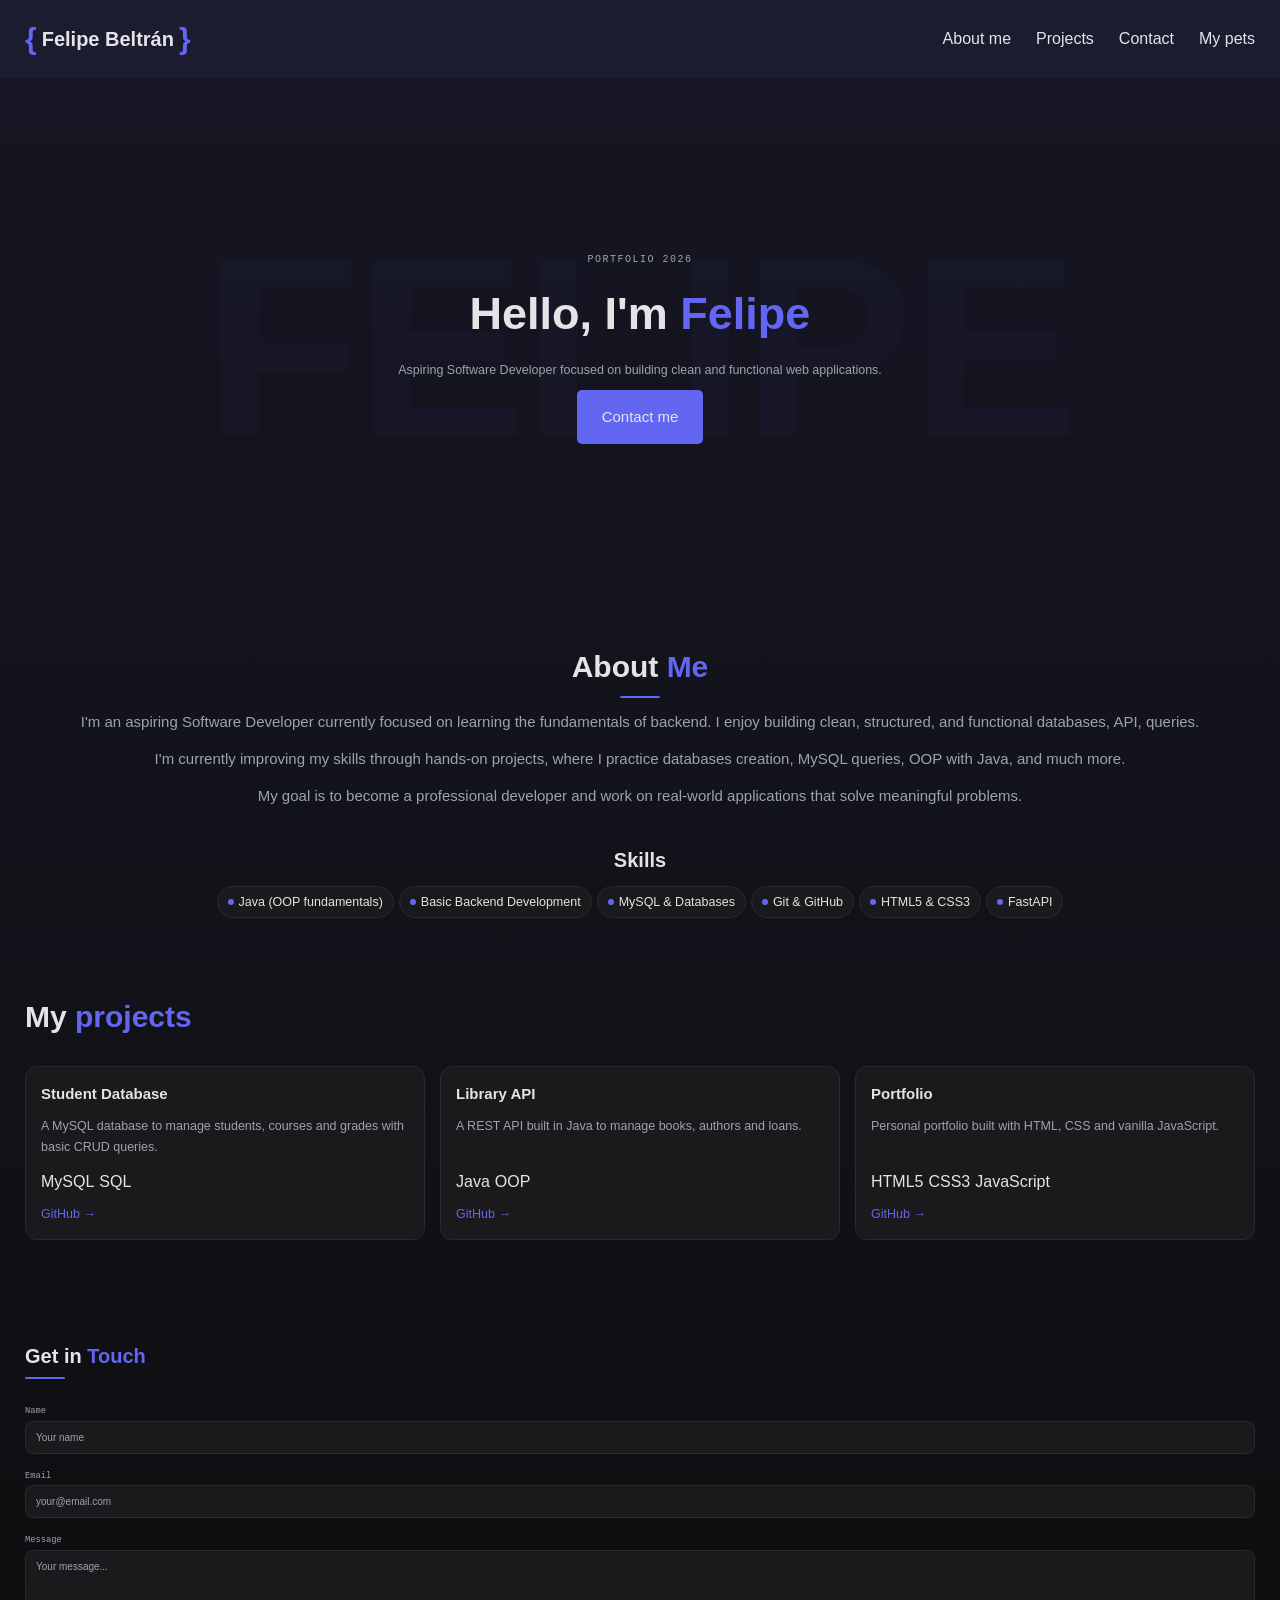
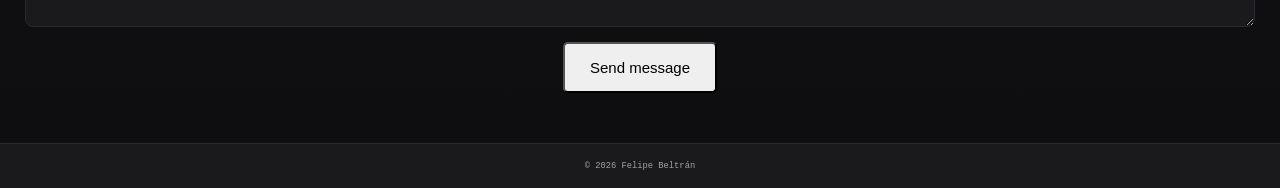
<file: user_history_1/index.html>
<!DOCTYPE html>
<html lang="en">

<head>
    <meta charset="UTF-8">
    <meta name="viewport" content="width=device-width, initial-scale=1.0">
    <title>My portfolio</title>
    <link rel="preconnect" href="https://fonts.googleapis.com" />
    <link rel="preconnect" href="https://fonts.gstatic.com" crossorigin />
    <link
        href="https://fonts.googleapis.com/css2?family=Playfair+Display:ital,wght@0,700;1,400&family=DM+Sans:wght@300;400;500&display=swap"
        rel="stylesheet" />
    <link rel="stylesheet" href="assets/css/styles.css" />

</head>

<body>
    <header>
        <div class="logo">
            <span class="logo__edge">{</span>
            <h2 class="logo__item">Felipe Beltrán</h2>
            <span class="logo__edge">}</span>
        </div>

        <div class="btn__menu" onclick="btnMenu()">
            <span></span>
            <span></span>
            <span></span>
        </div>
        <nav class="nav">
            <ul class="nav__list">
                <li class="nav__item">
                    <a href="#about-me">About me</a>
                </li>
                <li class="nav__item">
                    <a href="#projects">Projects</a>
                </li>
                <li class="nav__item">
                    <a href="#contact">Contact</a>
                </li>
                <li class="nav__item">
                    <a class="link--special" href="pets.html">My pets</a>
                </li>
            </ul>
        </nav>
    </header>

    <main class="main">

        <!-- ===================== Hero ===================== -->
        <section class="hero">
            <div class="hero__bg">FELIPE</div>
            <p class="hero__subtitle">Portfolio 2026</p>
            <h1 class="hero__title">Hello, I'm <span class="hero__name">Felipe</span></h1>
            <p class="hero__description">Aspiring Software Developer focused on building clean and functional web
                applications.</p>
            <a href="#contact" class="btn">Contact me</a>
        </section>

        <!-- ===================== About me ===================== -->
        <section class="about" id="about-me">
            <div class="about__bio">
                <h2 class="about__title">About <span>Me</span></h2>
                <div class="about__line"></div>
                <p class="about__text">
                    I'm an aspiring Software Developer currently focused on learning
                    the fundamentals of backend. I enjoy building clean, structured,
                    and functional databases, API, queries.
                </p>
                <p class="about__text">
                    I'm currently improving my skills through hands-on projects,
                    where I practice databases creation, MySQL queries, OOP with Java, and much more.
                </p>
                <p class="about__text">
                    My goal is to become a professional developer and work on real-world
                    applications that solve meaningful problems.
                </p>
            </div>

            <div class="about__skills">
                <h3 class="about__skills-title">Skills</h3>
                <ul class="about__skills-list" id="skill__list">

                </ul>
            </div>
        </section>

        <!-- ===================== Projects ===================== -->
        <section class="projects" id="myprojects">
            <h2 class="projects__title">My <span>projects</span></h2>
            <div class="projects__grid" id="projects-grid">

            </div>
        </section>

        <!-- ===================== Contact ===================== -->
        <section class="contact" id="contact">
            <h2 class="contact__title">Get in <span>Touch</span></h2>
            <div class="contact__line"></div>
            <form class="contact__form">
                <div class="contact__field">
                    <label class="contact__label" for="name">Name</label>
                    <input class="contact__input" type="text" id="name" placeholder="Your name">
                </div>
                <div class="contact__field">
                    <label class="contact__label" for="email">Email</label>
                    <input class="contact__input" type="email" id="email" placeholder="your@email.com">
                </div>
                <div class="contact__field">
                    <label class="contact__label" for="message">Message</label>
                    <textarea class="contact__textarea" id="message" placeholder="Your message..." rows="5"></textarea>
                </div>
                <button class="contact__btn btn" type="submit">Send message</button>
            </form>
        </section>

    </main>

    <footer>
        <p>© 2026 Felipe Beltrán</p>
    </footer>
    <script src="./js/main.js"></script>
</body>

</html>
</file>
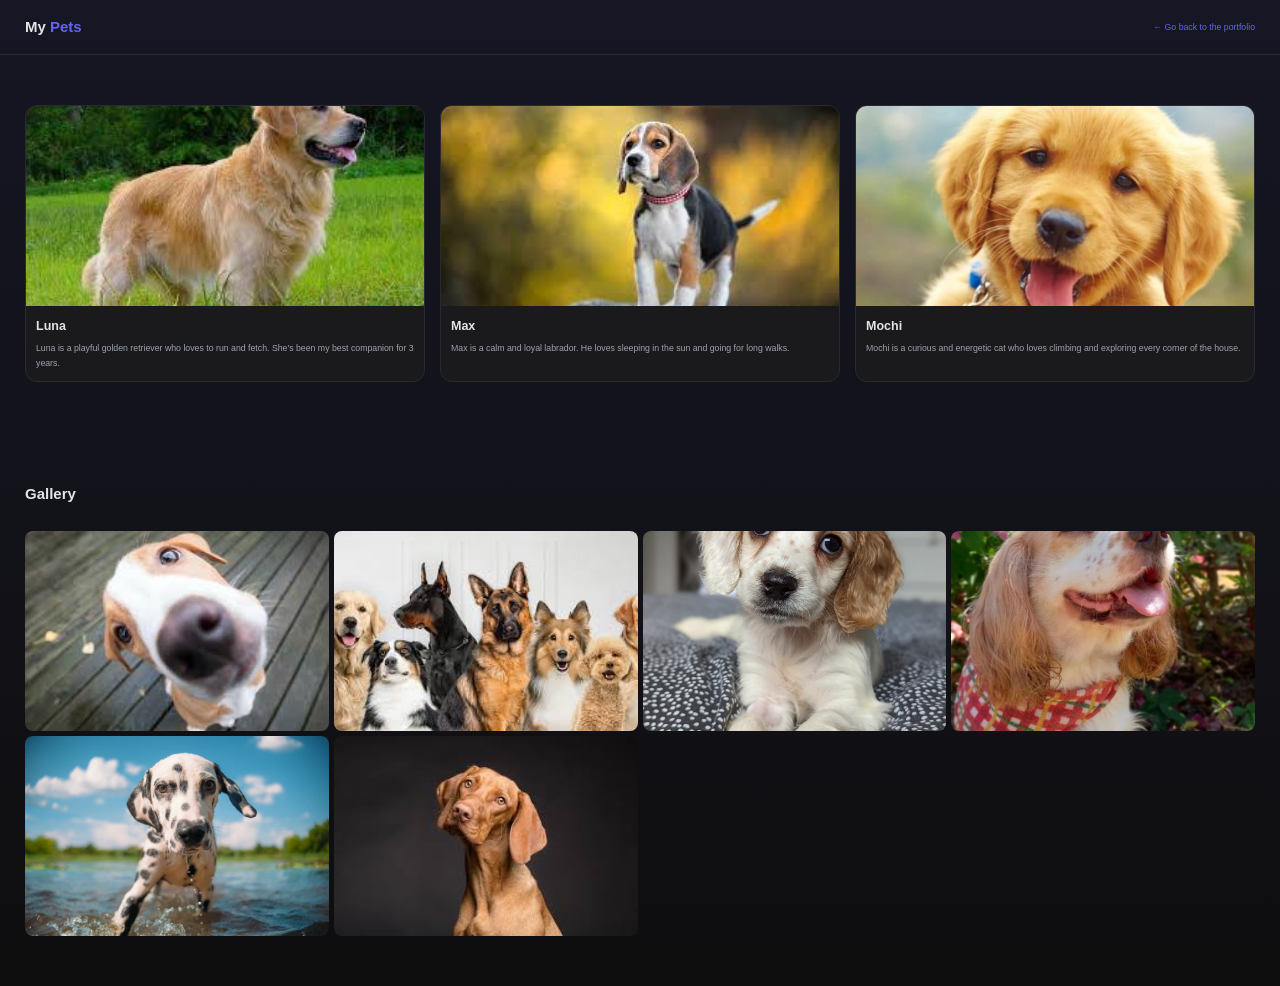
<file: user_history_1/pets.html>
<!DOCTYPE html>
<html lang="en">
<head>
  <meta charset="UTF-8">
  <meta name="viewport" content="width=device-width, initial-scale=1.0">
  <title>My pets</title>
  <link rel="stylesheet" href="assets/css/pets.css">
</head>
<body>

  <header class="pets-header">
    <h1 class="pets-header__title">My <span>Pets</span></h1>
    <a href="index.html" class="pets-header__back">← Go back to the portfolio</a>
  </header>

  <main>

    <!-- ===================== Pets ===================== -->
    <section class="pets">
      <article class="pets__card">
        <img class="pets__img" src="imgs/mascotas/mascota1.jpg" alt="Mascota 1">
        <div class="pets__info">
          <h2 class="pets__name">Luna</h2>
          <p class="pets__description">Luna is a playful golden retriever who loves to run and fetch. She's been my best companion for 3 years.</p>
        </div>
      </article>

      <article class="pets__card">
        <img class="pets__img" src="imgs/mascotas/mascota2.jpg" alt="Mascota 2">
        <div class="pets__info">
          <h2 class="pets__name">Max</h2>
          <p class="pets__description">Max is a calm and loyal labrador. He loves sleeping in the sun and going for long walks.</p>
        </div>
      </article>

      <article class="pets__card">
        <img class="pets__img" src="imgs/mascotas/mascota3.jpg" alt="Mascota 3">
        <div class="pets__info">
          <h2 class="pets__name">Mochi</h2>
          <p class="pets__description">Mochi is a curious and energetic cat who loves climbing and exploring every corner of the house.</p>
        </div>
      </article>
    </section>

    <!-- ===================== Galery ===================== -->
    <section class="gallery">
      <h2 class="gallery__title">Gallery</h2>
      <div class="gallery__grid">
        <img class="gallery__img" src="imgs/mascotas/mascota4.jpg" alt="Pet photo 1">
        <img class="gallery__img" src="imgs/mascotas/mascota5.jpg" alt="Pet photo 2">
        <img class="gallery__img" src="imgs/mascotas/mascota6.jpeg" alt="Pet photo 3">
        <img class="gallery__img" src="imgs/mascotas/mascota7.jpeg" alt="Pet photo 4">
        <img class="gallery__img" src="imgs/mascotas/mascota8.jpg" alt="Pet photo 5">
        <img class="gallery__img" src="imgs/mascotas/mascota9.jpg" alt="Pet photo 6">
      </div>
    </section>

  </main>

</body>
</html>
</file>
<file: user_history_1/assets/css/styles.css>
*, *::before, *::after {
  margin: 0;
  padding: 0;
  box-sizing: border-box;
}

body {
  font-family: "Barlow", sans-serif;
  background: linear-gradient(180deg, rgba(99, 101, 241, 0.096), transparent), #0E0E0F;
  color: #E4E4E7;
  font-size: 1.6rem;
  line-height: 1.6;
  display: flex;
  flex-direction: column;
  min-height: 100dvh;
}

main {
  flex: 1;
}

html {
  font-size: 62.5%;
  scroll-behavior: smooth;
}

ul, ol {
  list-style: none;
}

a {
  text-decoration: none;
  color: inherit;
}

img {
  max-width: 100%;
  height: auto;
  display: block;
}

.btn {
  display: inline-flex;
  align-items: center;
  justify-content: center;
  padding: 1.5rem 2.5rem;
  border-radius: 0.5rem;
  font-size: 1.5rem;
  font-weight: 500;
  cursor: pointer;
  transition: background-color 0.3s ease;
}
.btn:hover {
  background-color: #6366F1;
}
.btn--primary {
  background-color: #6366F1;
  color: #fff;
}
.btn--primary:hover {
  background-color: #6366F1;
}
.btn--outline {
  background-color: transparent;
  border: 2px solid #6366F1;
  color: #6366F1;
}
.btn--outline:hover {
  background-color: #6366F1;
  color: #fff;
}

header {
  display: flex;
  justify-content: space-between;
  padding: 1.5rem 2.5rem;
  background-color: rgba(31, 31, 54, 0.6117647059);
}
header .logo {
  display: flex;
  align-items: center;
  text-align: center;
  justify-content: center;
  gap: 0.5rem;
}
header .logo .logo__edge {
  font-size: 3rem;
  font-weight: bold;
  color: #6366F1;
}
header .logo .logo__item {
  font-size: 2rem;
}
header .btn__menu {
  display: flex;
  align-items: center;
  text-align: center;
  justify-content: center;
  flex-direction: column;
  gap: 0.5rem;
  position: static;
  z-index: 20;
  right: 0;
}
header .btn__menu span {
  background-color: #E4E4E7;
  width: 2.5rem;
  height: 0.25rem;
  border-radius: 5px;
  transition: 0.5s ease;
}
header .btn__menu--active span:first-child {
  transform: translateY(0.75rem) rotate(45deg);
}
header .btn__menu--active span:nth-child(2) {
  opacity: 0;
  transform: scaleX(0);
}
header .btn__menu--active span:last-child {
  transform: translateY(-0.75rem) rotate(-45deg);
}
@media (min-width: 1024px) {
  header .btn__menu {
    display: none;
  }
}
header .nav {
  display: flex;
  align-items: center;
  text-align: center;
  justify-content: center;
  position: fixed;
  top: 0;
  right: 0;
  background-color: rgba(31, 31, 54, 0.6117647059);
  backdrop-filter: blur(18px);
  height: 100dvh;
  width: 50dvw;
  right: -100%;
  transition: ease-in-out 0.5s;
  z-index: 10;
}
header .nav__list {
  display: flex;
  flex-direction: column;
  gap: 2.5rem;
  position: absolute;
  top: 0;
  padding-top: 80px;
}
header .nav--active {
  right: 0;
}
@media (min-width: 1024px) {
  header .nav {
    display: flex;
    align-items: center;
    text-align: center;
    justify-content: center;
    position: static;
    background-color: transparent;
    height: 100%;
    width: inherit;
    backdrop-filter: unset;
    transition: none;
    white-space: nowrap;
  }
  header .nav__list {
    flex-direction: row;
    position: static;
    padding-top: 0;
    gap: 2.5rem;
  }
  header .nav a:hover {
    color: #6366F1;
  }
}
@media (min-width: 1024px) {
  header {
    display: flex;
    align-items: center;
    text-align: center;
  }
}

.hero {
  display: flex;
  flex-direction: column;
  align-items: center;
  justify-content: center;
  min-height: 30dvh;
  text-align: center;
  padding: 0 2.5rem;
  gap: 1rem;
  position: relative;
  overflow: hidden;
}
.hero__bg {
  position: absolute;
  font-size: 30vw;
  font-weight: 900;
  color: rgba(99, 101, 241, 0.03);
  user-select: none;
  pointer-events: none;
  letter-spacing: -4px;
}
.hero__subtitle {
  font-family: "Fira Code", monospace;
  font-size: 0.875rem;
  color: #9CA3AF;
  letter-spacing: 0.15em;
  text-transform: uppercase;
  position: relative;
}
.hero__title {
  font-size: 3rem;
  color: #E4E4E7;
  position: relative;
}
.hero__name {
  color: #6366F1;
}
.hero__description {
  color: #9CA3AF;
  font-size: 1.25rem;
  max-width: 400px;
  position: relative;
}
.hero .btn {
  position: relative;
  background-color: #6366F1;
}
@media (min-width: 1024px) {
  .hero {
    min-height: 60dvh;
  }
  .hero__bg {
    font-size: 20vw;
    color: rgba(99, 101, 241, 0.03);
  }
  .hero__subtitle {
    font-size: 1rem;
  }
  .hero__title {
    font-size: 4.5rem;
  }
  .hero__description {
    font-size: 1.25rem;
    max-width: 600px;
  }
  .hero .btn:hover {
    color: #6366F1;
    background-color: #1A1A1D;
    border: 1px solid #6366F1;
  }
}

.about {
  display: flex;
  flex-direction: column;
  padding: 2.5rem;
  gap: 2.5rem;
}
@media (min-width: 1024px) {
  .about {
    font-size: 3rem;
    align-items: center;
  }
}
.about__title {
  font-size: 2rem;
  color: #E4E4E7;
  margin-bottom: 0.5rem;
}
.about__title span {
  color: #6366F1;
}
@media (min-width: 1024px) {
  .about__title {
    font-size: 3rem;
    text-align: center;
  }
}
.about__line {
  width: 40px;
  height: 2px;
  background-color: #6366F1;
  margin-bottom: 1.5rem;
  border-radius: 2px;
}
@media (min-width: 1024px) {
  .about__line {
    margin: auto;
    margin-bottom: 1rem;
  }
}
.about__text {
  color: #9CA3AF;
  font-size: 1.5rem;
  line-height: 1.8;
  margin-bottom: 1rem;
}
@media (min-width: 1024px) {
  .about__text {
    font-size: 1.5rem;
    text-align: center;
  }
}
.about__skills-title {
  font-size: 1.25rem;
  color: #E4E4E7;
  margin-bottom: 1rem;
}
@media (min-width: 1024px) {
  .about__skills-title {
    font-size: 2rem;
    text-align: center;
  }
}
.about__skills-list {
  display: flex;
  flex-wrap: wrap;
  gap: 0.5rem;
}
.about__skills-item {
  display: flex;
  align-items: center;
  gap: 0.5rem;
  padding: 0.5rem 1rem;
  background-color: #1A1A1D;
  border: 1px solid #2A2A2E;
  border-radius: 99px;
  color: #E4E4E7;
  font-size: 0.875rem;
}
.about__skills-item::before {
  content: "";
  width: 6px;
  height: 6px;
  border-radius: 50%;
  background-color: #6366F1;
  flex-shrink: 0;
}
@media (min-width: 1024px) {
  .about__skills-item {
    font-size: 1.25rem;
  }
}

.projects {
  padding: 5rem 2.5rem;
}
.projects__title {
  font-size: 2rem;
  color: #E4E4E7;
  margin-bottom: 2.5rem;
}
.projects__title span {
  color: #6366F1;
}
@media (min-width: 1024px) {
  .projects__title {
    font-size: 3rem;
  }
}
.projects__grid {
  display: grid;
  gap: 1.5rem;
  grid-template-columns: 1fr;
}
@media (min-width: 768px) {
  .projects__grid {
    grid-template-columns: repeat(2, 1fr);
  }
}
@media (min-width: 1024px) {
  .projects__grid {
    grid-template-columns: repeat(3, 1fr);
  }
}
.projects__card {
  background-color: #1A1A1D;
  border: 1px solid #2A2A2E;
  border-radius: 12px;
  padding: 1.5rem;
  display: flex;
  flex-direction: column;
  gap: 1rem;
  transition: border-color 0.3s ease;
}
.projects__card:hover {
  border-color: #6366F1;
}
.projects .card-title {
  font-size: 1.5rem;
  color: #E4E4E7;
}
.projects .card-description {
  font-size: 1.25rem;
  color: #9CA3AF;
  line-height: 1.7;
  flex: 1;
}
.projects .card-techs {
  display: flex;
  flex-wrap: wrap;
  gap: 0.5rem;
}
.projects .card-tech {
  font-size: 0.875rem;
  color: #A5B4FC;
  background-color: rgba(99, 101, 241, 0.1);
  border: 1px solid rgba(99, 101, 241, 0.3);
  border-radius: 999px;
  padding: 0.25rem 1rem;
}
.projects .card-link {
  font-size: 1.25rem;
  color: #6366F1;
  font-weight: 500;
  text-decoration: none;
}
.projects .card-link:hover {
  text-decoration: underline;
}

.contact {
  padding: 5rem 2.5rem;
}
.contact__title {
  font-size: 2rem;
  color: #E4E4E7;
  margin-bottom: 0.5rem;
}
.contact__title span {
  color: #6366F1;
}
.contact__line {
  width: 40px;
  height: 2px;
  background-color: #6366F1;
  margin-bottom: 2.5rem;
  border-radius: 2px;
}
.contact__form {
  display: flex;
  flex-direction: column;
  gap: 1.5rem;
  max-width: 100%;
}
.contact__field {
  display: flex;
  flex-direction: column;
  gap: 0.25rem;
}
.contact__label {
  font-size: 0.875rem;
  color: #9CA3AF;
  font-family: "Fira Code", monospace;
}
.contact__input, .contact__textarea {
  background-color: #1A1A1D;
  border: 1px solid #2A2A2E;
  border-radius: 8px;
  padding: 1rem;
  color: #E4E4E7;
  font-size: 1rem;
  font-family: "Inter", sans-serif;
  transition: border-color 0.3s ease;
  outline: none;
}
.contact__input::placeholder, .contact__textarea::placeholder {
  color: #9CA3AF;
}
.contact__input:focus, .contact__textarea:focus {
  border-color: #6366F1;
}
.contact__textarea {
  resize: vertical;
}
.contact__btn {
  align-self: center;
}

footer {
  background-color: #1A1A1D;
  border-top: 1px solid #2A2A2E;
  padding: 1.5rem 2.5rem;
  text-align: center;
}
footer p {
  color: #9CA3AF;
  font-family: "Fira Code", monospace;
  font-size: 0.875rem;
}

/*# sourceMappingURL=styles.css.map */
</file>
<file: user_history_1/assets/css/pets.css>
*, *::before, *::after {
  margin: 0;
  padding: 0;
  box-sizing: border-box;
}

body {
  font-family: "Barlow", sans-serif;
  background: linear-gradient(180deg, rgba(99, 101, 241, 0.096), transparent), #0E0E0F;
  color: #E4E4E7;
  font-size: 1.6rem;
  line-height: 1.6;
  display: flex;
  flex-direction: column;
  min-height: 100dvh;
}

main {
  flex: 1;
}

html {
  font-size: 62.5%;
  scroll-behavior: smooth;
}

ul, ol {
  list-style: none;
}

a {
  text-decoration: none;
  color: inherit;
}

img {
  max-width: 100%;
  height: auto;
  display: block;
}

.btn {
  display: inline-flex;
  align-items: center;
  justify-content: center;
  padding: 1.5rem 2.5rem;
  border-radius: 0.5rem;
  font-size: 1.5rem;
  font-weight: 500;
  cursor: pointer;
  transition: background-color 0.3s ease;
}
.btn:hover {
  background-color: #6366F1;
}
.btn--primary {
  background-color: #6366F1;
  color: #fff;
}
.btn--primary:hover {
  background-color: #6366F1;
}
.btn--outline {
  background-color: transparent;
  border: 2px solid #6366F1;
  color: #6366F1;
}
.btn--outline:hover {
  background-color: #6366F1;
  color: #fff;
}

.pets-header {
  display: flex;
  justify-content: space-between;
  align-items: center;
  padding: 1.5rem 2.5rem;
  border-bottom: 1px solid #2A2A2E;
}
.pets-header__title {
  font-size: 1.5rem;
}
.pets-header__title span {
  color: #6366F1;
}
.pets-header__back {
  color: #6366F1;
  text-decoration: none;
  font-size: 0.875rem;
}
.pets-header__back:hover {
  text-decoration: underline;
}

.pets {
  display: flex;
  flex-wrap: wrap;
  gap: 1.5rem;
  padding: 5rem 2.5rem;
}
.pets__card {
  background-color: #1A1A1D;
  border: 1px solid #2A2A2E;
  border-radius: 12px;
  overflow: hidden;
  flex: 1 1 280px;
}
.pets__img {
  width: 100%;
  height: 200px;
  object-fit: cover;
}
.pets__info {
  padding: 1rem;
  display: flex;
  flex-direction: column;
  gap: 0.5rem;
}
.pets__name {
  font-size: 1.25rem;
  color: #E4E4E7;
}
.pets__description {
  font-size: 0.875rem;
  color: #9CA3AF;
  line-height: 1.7;
}

.gallery {
  padding: 5rem 2.5rem;
}
.gallery__title {
  font-size: 1.5rem;
  color: #E4E4E7;
  margin-bottom: 2.5rem;
}
.gallery__title span {
  color: #6366F1;
}
.gallery__grid {
  display: grid;
  gap: 0.5rem;
  grid-template-columns: repeat(2, 1fr);
}
@media (min-width: 768px) {
  .gallery__grid {
    grid-template-columns: repeat(3, 1fr);
  }
}
@media (min-width: 1024px) {
  .gallery__grid {
    grid-template-columns: repeat(4, 1fr);
  }
}
.gallery__img {
  width: 100%;
  height: 200px;
  object-fit: cover;
  border-radius: 8px;
}

/*# sourceMappingURL=pets.css.map */
</file>
